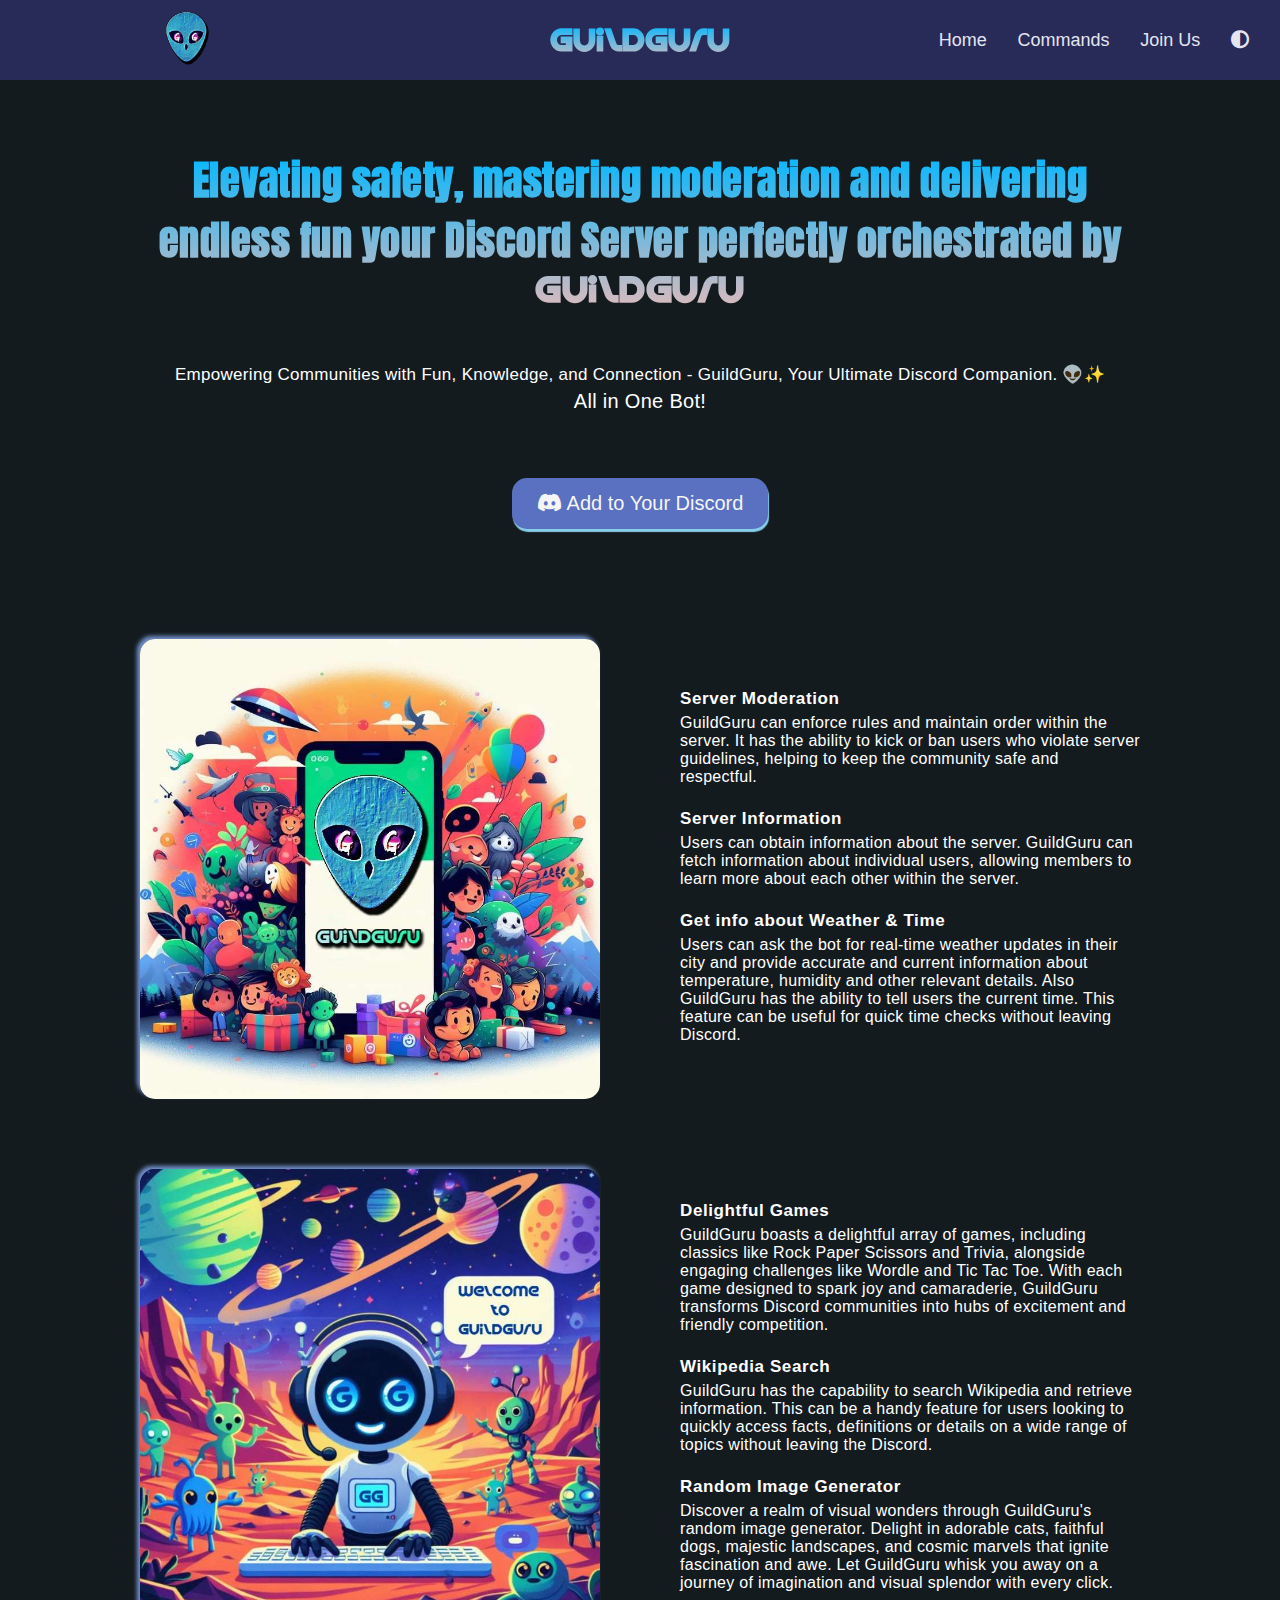
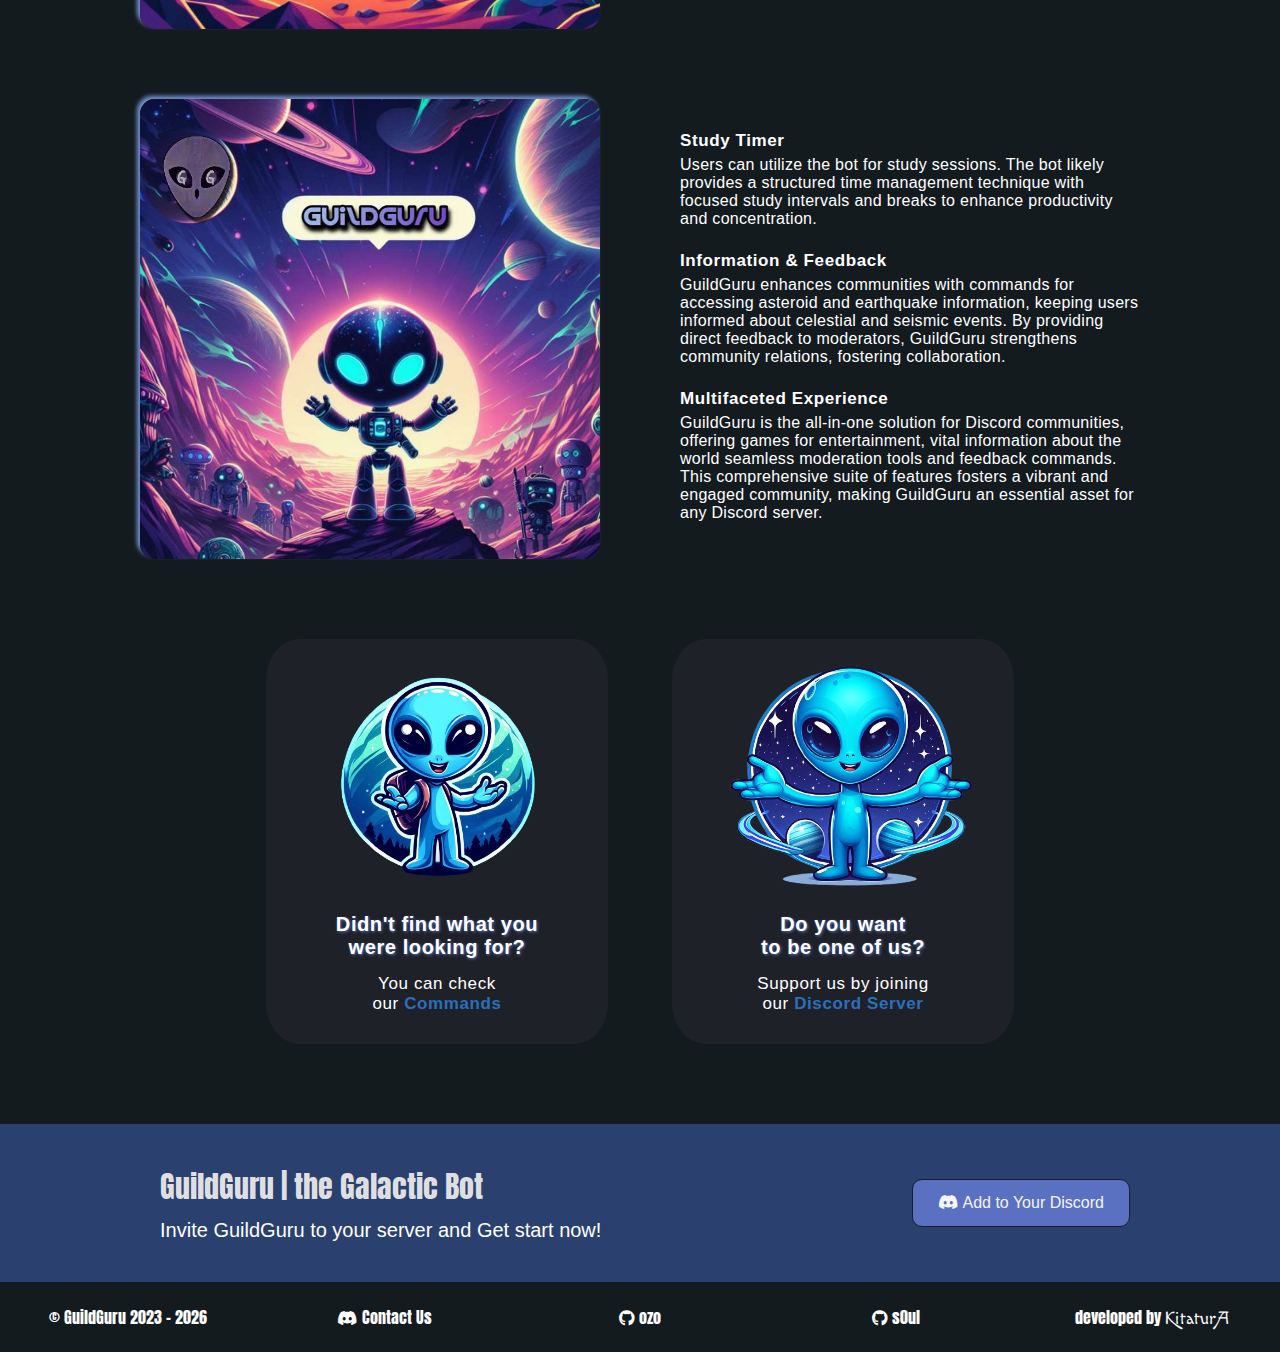
<file: index.html>
<!DOCTYPE html>
<html lang="en">
  <head>
    <meta charset="UTF-8" />
    <meta name="viewport" content="width=device-width, initial-scale=1.0" />
    <link rel="stylesheet" href="style.css" />
    <link
      rel="icon"
      type="image/png"
      sizes="32x32"
      href="./images/gg-favicon.png"
    />
    <link
      href="https://cdnjs.cloudflare.com/ajax/libs/font-awesome/6.5.1/css/all.min.css"
      rel="stylesheet"
    />
    <title>GuildGuru - A Discord Bot designed for you</title>
    <script>
      function openDiscordInvite() {
        window.open(
          "https://discord.com/api/oauth2/authorize?client_id=1179301065800306749&permissions=8&scope=applications.commands+bot",
          "_blank"
        );
      }
    </script>
  </head>
  <body>
    <!-- HEADER -->
    <header>
      <div id="logo-container">
        <a id="logo-a" href="./index.html"
          ><img id="logo" src="./images/gg192x192.png" alt="GuildGuru"
        /></a>
      </div>
      <h1 id="text-logo">
        <a id="text-logo-a" href="./index.html">GuildGuru</a>
      </h1>
      <nav id="navbar">
        <ul class="nav-menu">
          <li><a class="button-a nav-link" href="./index.html">Home</a></li>
          <li>
            <a class="button-a nav-link" href="./commands.html">Commands</a>
          </li>
          <li>
            <a
              class="button-a nav-link"
              href="https://discord.gg/Yta6UBWYZb"
              target="_blank"
              >Join Us</a
            >
          </li>
          <li>
            <i class="fa-solid fa-circle-half-stroke icon nav-link"></i>
          </li>
        </ul>
        <div class="hamburger">
          <span class="bar"></span>
          <span class="bar"></span>
          <span class="bar"></span>
        </div>
      </nav>
    </header>
    <!-- MAIN -->
    <main>
      <section id="slogan-section">
        <h1 id="slogan">
          Elevating safety, mastering moderation and delivering endless fun your
          <span id="discord-color">Discord Server</span> perfectly orchestrated
          by <span id="logo-font">GuildGuru</span>
        </h1>
        <section id="slogan-p-section">
          <p id="slogan-p">
            Empowering Communities with Fun, Knowledge, and Connection -
            GuildGuru, Your Ultimate Discord Companion. 👽✨
            <span id="slogan-span">All in One Bot!</span>
          </p>
        </section>
        <section id="link-section">
          <a
            id="add-discord"
            href="https://discord.com/api/oauth2/authorize?client_id=1179301065800306749&permissions=8&scope=applications.commands+bot"
            target="_blank"
            ><i class="fa-brands fa-discord"></i>Add to Your Discord</a
          >
        </section>
      </section>
      <section class="introduction-section">
        <img
          class="introduction-img"
          src="./images/phonegg01.jpg"
          alt="GuildGuru introduction"
        />

        <p class="introduction-p">
          <strong>Server Moderation</strong> GuildGuru can enforce rules and
          maintain order within the server. It has the ability to kick or ban
          users who violate server guidelines, helping to keep the community
          safe and respectful.<br /><br />
          <strong>Server Information</strong>
          Users can obtain information about the server. GuildGuru can fetch
          information about individual users, allowing members to learn more
          about each other within the server.<br /><br />
          <strong>Get info about Weather & Time</strong>
          Users can ask the bot for real-time weather updates in their city and
          provide accurate and current information about temperature, humidity
          and other relevant details. Also GuildGuru has the ability to tell
          users the current time. This feature can be useful for quick time
          checks without leaving Discord.
        </p>
      </section>

      <section class="introduction-section">
        <img
          class="introduction-img"
          src="./images/welcomegg02.jpg"
          alt="GuildGuru introduction"
        />

        <p class="introduction-p">
          <strong>Delightful Games</strong>GuildGuru boasts a delightful array
          of games, including classics like Rock Paper Scissors and Trivia,
          alongside engaging challenges like Wordle and Tic Tac Toe. With each
          game designed to spark joy and camaraderie, GuildGuru transforms
          Discord communities into hubs of excitement and friendly competition.
          <br /><br />
          <strong>Wikipedia Search</strong>
          GuildGuru has the capability to search Wikipedia and retrieve
          information. This can be a handy feature for users looking to quickly
          access facts, definitions or details on a wide range of topics without
          leaving the Discord.<br /><br />
          <strong>Random Image Generator</strong>
          Discover a realm of visual wonders through GuildGuru's random image
          generator. Delight in adorable cats, faithful dogs, majestic
          landscapes, and cosmic marvels that ignite fascination and awe. Let
          GuildGuru whisk you away on a journey of imagination and visual
          splendor with every click.
        </p>
      </section>

      <section class="introduction-section">
        <img
          class="introduction-img"
          src="./images/welcomegg03.jpg"
          alt="GuildGuru introduction"
        />

        <p class="introduction-p">
          <strong>Study Timer</strong> Users can utilize the bot for study
          sessions. The bot likely provides a structured time management
          technique with focused study intervals and breaks to enhance
          productivity and concentration.<br /><br />
          <strong>Information & Feedback</strong>
          GuildGuru enhances communities with commands for accessing asteroid
          and earthquake information, keeping users informed about celestial and
          seismic events. By providing direct feedback to moderators, GuildGuru
          strengthens community relations, fostering collaboration.
          <br /><br />
          <strong>Multifaceted Experience</strong>
          GuildGuru is the all-in-one solution for Discord communities, offering
          games for entertainment, vital information about the world seamless
          moderation tools and feedback commands. This comprehensive suite of
          features fosters a vibrant and engaged community, making GuildGuru an
          essential asset for any Discord server.
        </p>
      </section>
      <div class="grid-container">
        <section class="check-commands-section" id="cc1">
          <img
            src="./images/no-bg-alien-2.png"
            alt="cartoon-aliens"
            class="cc-image"
          />
          <p class="cc-text">
            <span class="cc-title"
              >Didn't find what you <br />
              were looking for?</span
            >
            You can check <br />
            our
            <a href="./commands.html" class="cc-a" target="_blank">Commands</a>
          </p>
        </section>

        <section class="check-commands-section" id="cc2">
          <img
            src="./images/no-bg-alien.png"
            alt="cartoon-aliens"
            class="cc-image"
          />
          <p class="cc-text">
            <span class="cc-title"
              >Do you want <br />
              to be one of us?</span
            >
            Support us by joining <br />
            our
            <a href="https://discord.gg/Yta6UBWYZb" class="cc-a" target="_blank"
              >Discord Server</a
            >
          </p>
        </section>
      </div>
    </main>

    <!-- ADD YOUR SERVER SECTION -->

    <div id="add-server-section">
      <div>
        <p id="invite-us">GuildGuru | the Galactic Bot</p>
        <p id="alt-invite-us">
          Invite GuildGuru to your server and Get start now!
        </p>
      </div>
      <div>
        <a
          id="add-discord-bottom"
          href="https://discord.com/api/oauth2/authorize?client_id=1179301065800306749&permissions=8&scope=applications.commands+bot"
          target="_blank"
          ><i class="fa-brands fa-discord"></i>Add to Your Discord</a
        >
      </div>
    </div>

    <!-- FOOTER -->
    <footer>
      <div id="footer-container">
        <ul>
          <div class="li-container">
            <li class="year-class">&#169; GuildGuru 2023 -&nbsp</li>
          </div>
          <div class="li-container">
            <li>
              <a
                class="button-a"
                href="https://discord.gg/Yta6UBWYZb"
                target="_blank"
                ><i class="fa-brands fa-discord"></i>Contact Us</a
              >
            </li>
          </div>
          <div class="li-container">
            <li>
              <a
                class="button-a"
                href="https://github.com/selimozo"
                target="_blank"
                ><i class="fa-brands fa-github"></i> ozo</a
              >
            </li>
          </div>
          <div class="li-container">
            <li>
              <a
                class="button-a"
                href="https://github.com/SouL321321"
                target="_blank"
                ><i class="fa-brands fa-github"></i> s0ul</a
              >
            </li>
          </div>
          <div class="li-container">
            <li>developed by <span id="kitatura-span">KitaturA</span></li>
          </div>
        </ul>
      </div>
    </footer>
    <script src="./darkLightMode.js"></script>
  </body>
</html>
</file>
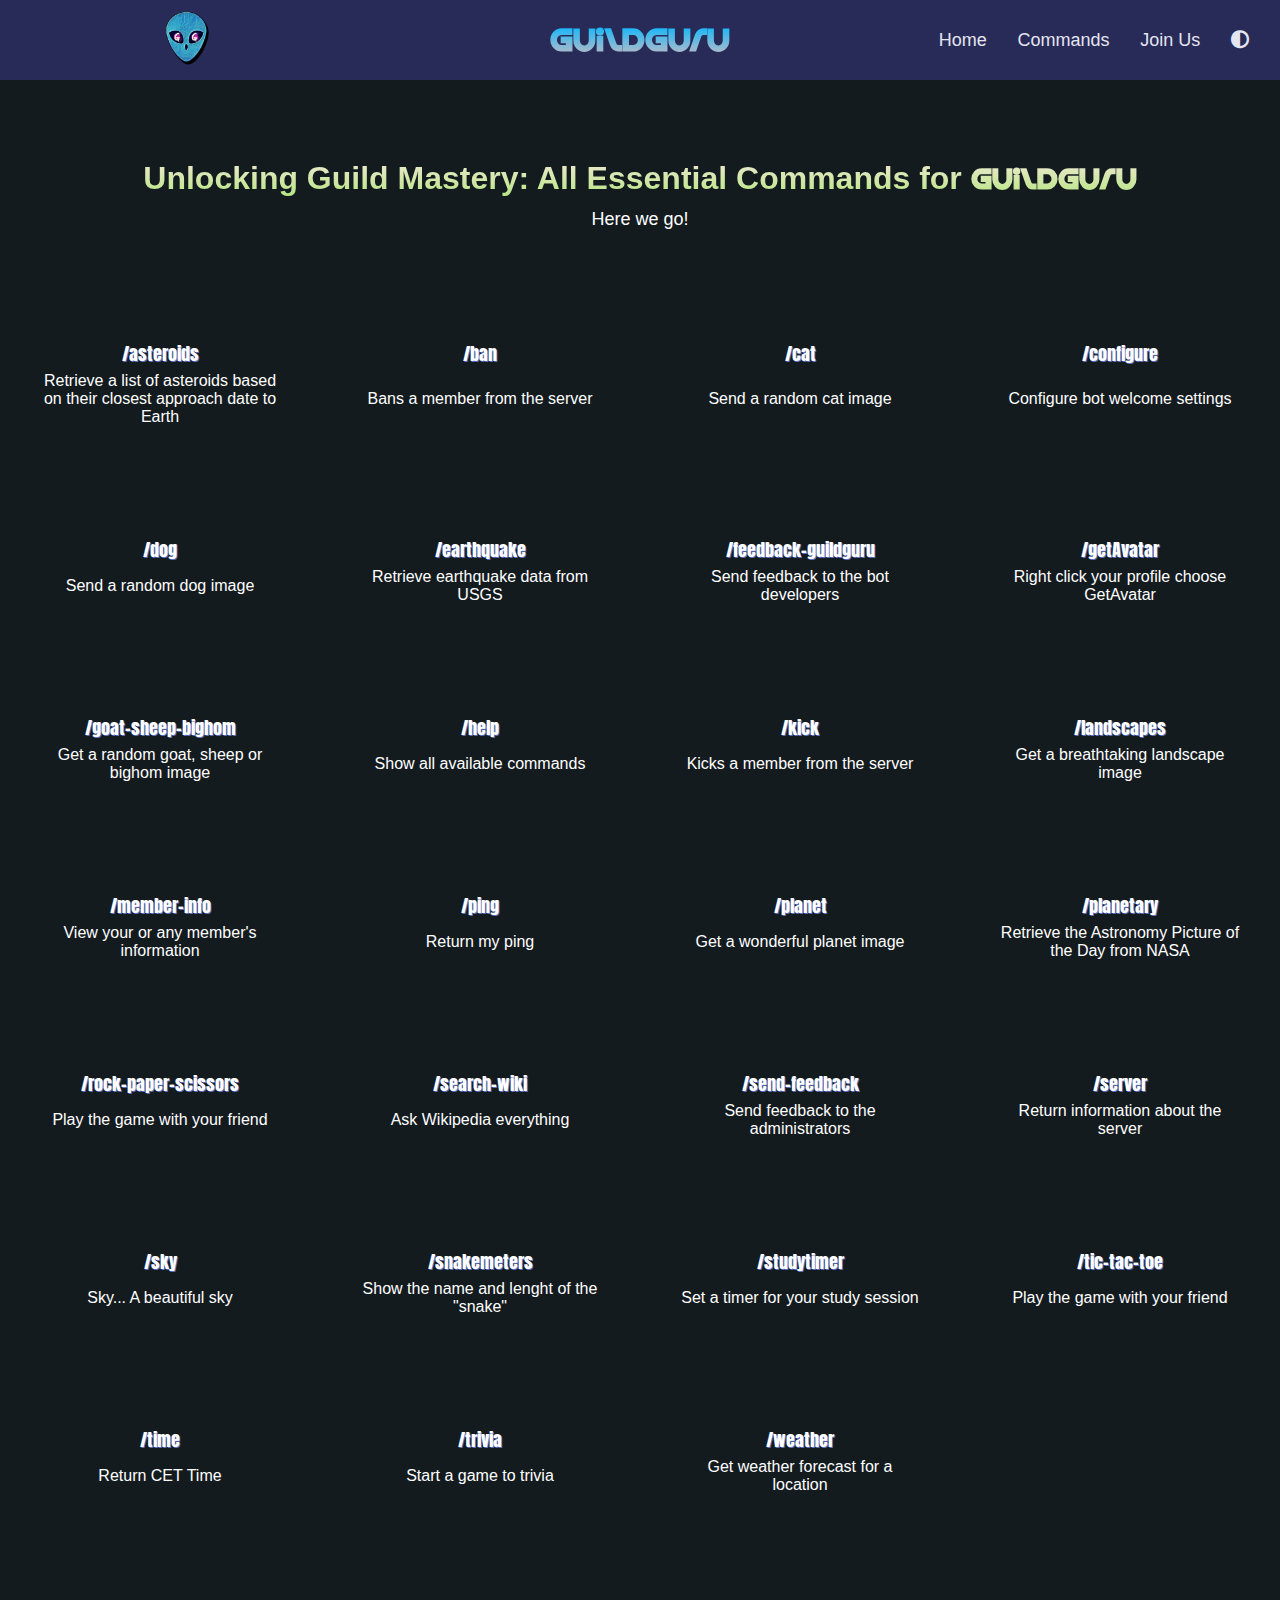
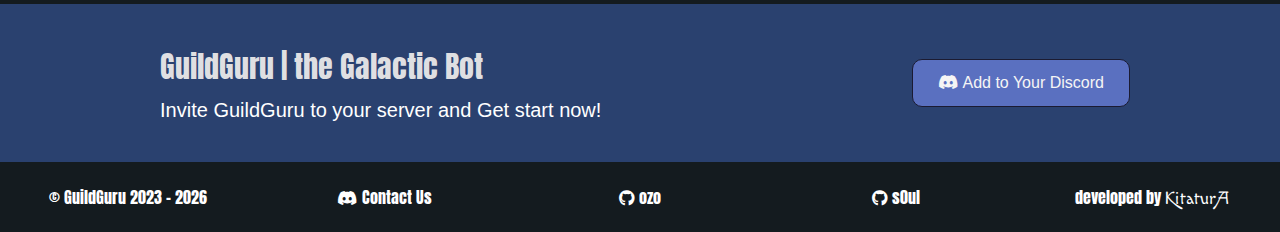
<file: commands.html>
<!DOCTYPE html>
<html lang="en">
  <head>
    <meta charset="UTF-8" />
    <meta name="viewport" content="width=device-width, initial-scale=1.0" />
    <link
      rel="icon"
      type="image/png"
      sizes="32x32"
      href="./images/gg-favicon.png"
    />
    <link rel="stylesheet" href="./commands.css" />
    <link
      href="https://cdnjs.cloudflare.com/ajax/libs/font-awesome/6.5.1/css/all.min.css"
      rel="stylesheet"
    />
    <title>Commands - GuildGuru</title>
  </head>
  <body>
    <!-- HEADER -->
    <header>
      <div id="logo-container">
        <a id="logo-a" href="./index.html"
          ><img id="logo" src="./images/gg192x192.png" alt="GuildGuru"
        /></a>
      </div>
      <h1 id="text-logo">
        <a id="text-logo-a" href="./index.html">GuildGuru</a>
      </h1>
      <nav id="navbar">
        <ul class="nav-menu">
          <li><a class="button-a nav-link" href="./index.html">Home</a></li>
          <li>
            <a class="button-a nav-link" href="./commands.html">Commands</a>
          </li>
          <li>
            <a
              class="button-a nav-link"
              href="https://discord.gg/Yta6UBWYZb"
              target="_blank"
              >Join Us</a
            >
          </li>
          <li>
            <i class="fa-solid fa-circle-half-stroke icon nav-link"></i>
          </li>
        </ul>
        <div class="hamburger">
          <span class="bar"></span>
          <span class="bar"></span>
          <span class="bar"></span>
        </div>
      </nav>
    </header>
    <!-- MAIN -->
    <main>
      <h1 id="title-text">
        Unlocking Guild Mastery: All Essential Commands for
        <span id="text-guildguru">GuildGuru</span>
      </h1>
      <p id="title-p">Here we go!</p>
      <section id="command-description-section">
        <div class="command-description">
          <p class="command">/asteroids</p>
          <p class="description">
            Retrieve a list of asteroids based on their closest approach date to
            Earth
          </p>
        </div>

        <div class="command-description">
          <p class="command">/ban</p>
          <p class="description">Bans a member from the server</p>
        </div>

        <div class="command-description">
          <p class="command">/cat</p>
          <p class="description">Send a random cat image</p>
        </div>

        <div class="command-description">
          <p class="command">/configure</p>
          <p class="description">Configure bot welcome settings</p>
        </div>

        <div class="command-description">
          <p class="command">/dog</p>
          <p class="description">Send a random dog image</p>
        </div>

        <div class="command-description">
          <p class="command">/earthquake</p>
          <p class="description">Retrieve earthquake data from USGS</p>
        </div>

        <div class="command-description">
          <p class="command">/feedback-guildguru</p>
          <p class="description">Send feedback to the bot developers</p>
        </div>

        <div class="command-description">
          <p class="command">/getAvatar</p>
          <p class="description">Right click your profile choose GetAvatar</p>
        </div>

        <div class="command-description">
          <p class="command">/goat-sheep-bighom</p>
          <p class="description">Get a random goat, sheep or bighom image</p>
        </div>

        <div class="command-description">
          <p class="command">/help</p>
          <p class="description">Show all available commands</p>
        </div>

        <div class="command-description">
          <p class="command">/kick</p>
          <p class="description">Kicks a member from the server</p>
        </div>

        <div class="command-description">
          <p class="command">/landscapes</p>
          <p class="description">Get a breathtaking landscape image</p>
        </div>

        <div class="command-description">
          <p class="command">/member-info</p>
          <p class="description">View your or any member's information</p>
        </div>

        <div class="command-description">
          <p class="command">/ping</p>
          <p class="description">Return my ping</p>
        </div>

        <div class="command-description">
          <p class="command">/planet</p>
          <p class="description">Get a wonderful planet image</p>
        </div>

        <div class="command-description">
          <p class="command">/planetary</p>
          <p class="description">
            Retrieve the Astronomy Picture of the Day from NASA
          </p>
        </div>

        <div class="command-description">
          <p class="command">/rock-paper-scissors</p>
          <p class="description">Play the game with your friend</p>
        </div>

        <div class="command-description">
          <p class="command">/search-wiki</p>
          <p class="description">Ask Wikipedia everything</p>
        </div>

        <div class="command-description">
          <p class="command">/send-feedback</p>
          <p class="description">Send feedback to the administrators</p>
        </div>

        <div class="command-description">
          <p class="command">/server</p>
          <p class="description">Return information about the server</p>
        </div>

        <div class="command-description">
          <p class="command">/sky</p>
          <p class="description">Sky... A beautiful sky</p>
        </div>

        <div class="command-description">
          <p class="command">/snakemeters</p>
          <p class="description">Show the name and lenght of the "snake"</p>
        </div>

        <div class="command-description">
          <p class="command">/studytimer</p>
          <p class="description">Set a timer for your study session</p>
        </div>

        <div class="command-description">
          <p class="command">/tic-tac-toe</p>
          <p class="description">Play the game with your friend</p>
        </div>

        <div class="command-description">
          <p class="command">/time</p>
          <p class="description">Return CET Time</p>
        </div>

        <div class="command-description">
          <p class="command">/trivia</p>
          <p class="description">Start a game to trivia</p>
        </div>

        <div class="command-description">
          <p class="command">/weather</p>
          <p class="description">Get weather forecast for a location</p>
        </div>
      </section>
    </main>

    <!-- ADD YOUR SERVER SECTION -->
    <div id="add-server-section">
      <div>
        <p id="invite-us">GuildGuru | the Galactic Bot</p>
        <p id="alt-invite-us">
          Invite GuildGuru to your server and Get start now!
        </p>
      </div>
      <div>
        <a
          id="add-discord-bottom"
          href="https://discord.com/api/oauth2/authorize?client_id=1179301065800306749&permissions=8&scope=applications.commands+bot"
          target="_blank"
          ><i class="fa-brands fa-discord"></i>Add to Your Discord</a
        >
      </div>
    </div>

    <!-- FOOTER -->
    <footer>
      <div id="footer-container">
        <ul>
          <div class="li-container">
            <li class="year-class">&#169; GuildGuru 2023 -&nbsp</li>
          </div>
          <div class="li-container">
            <li>
              <a
                class="button-a"
                href="https://discord.gg/Yta6UBWYZb"
                target="_blank"
                ><i class="fa-brands fa-discord"></i>Contact Us</a
              >
            </li>
          </div>
          <div class="li-container">
            <li>
              <a
                class="button-a"
                href="https://github.com/selimozo"
                target="_blank"
                ><i class="fa-brands fa-github"></i> ozo</a
              >
            </li>
          </div>
          <div class="li-container">
            <li>
              <a
                class="button-a"
                href="https://github.com/SouL321321"
                target="_blank"
                ><i class="fa-brands fa-github"></i> s0ul</a
              >
            </li>
          </div>
          <div class="li-container">
            <li>developed by <span id="kitatura-span">KitaturA</span></li>
          </div>
        </ul>
      </div>
    </footer>
    <script src="./darkLightMode.js"></script>
  </body>
</html>
</file>
<file: style.css>
@import url("https://fonts.googleapis.com/css2?family=Anton&display=swap");
@import url("https://fonts.googleapis.com/css2?family=Macondo+Swash+Caps&display=swap");
@font-face {
  font-family: spincycle;
  src: url(./fonts/spincycle.otf);
}
@font-face {
  font-family: spincycle3d;
  src: url(./fonts/spincycle3d.otf);
}

:root {
  --c-text: white;
  --c-background: hsl(200 20% 10%);
  --titletext1: 0, 183, 255;
  --titletext2: 226, 187, 187;
  --cc-bg: rgb(31, 33, 41);
}

* {
  margin: 0;
  padding: 0;
  box-sizing: border-box;
}

.mode {
  --c-text: black;
  --c-background: #b5c0d0;
  --titletext1: 37, 93, 108;
  --titletext2: 30, 85, 184;
  --cc-bg: rgb(166, 176, 191);
}

body {
  background-color: var(--c-background);
}

header {
  width: 100%;
  height: 80px;
  background-color: hsl(236, 37%, 25%);
  display: flex;
  justify-content: space-between;
  align-items: center;
  position: fixed;
  top: 0;
  font-family: "Franklin Gothic Medium", "Arial Narrow", Arial, sans-serif;
  font-size: 18px;
}

#logo-container {
  width: 800px;
  height: 100px;
  display: flex;
  align-items: center;
  justify-content: center;
}
#logo {
  width: 55px;
}

#text-logo {
  display: block;
  width: 90%;
  font-size: 35px;
  text-align: center;
  font-family: spincycle;
  background: -webkit-linear-gradient(rgb(0, 183, 255), rgb(226, 187, 187));
  -webkit-background-clip: text;
  -webkit-text-fill-color: transparent;
  margin-top: 5px;
}

#text-logo:hover {
  cursor: pointer;
}

/* NAVBAR */

nav {
  width: 800px;
}

nav > ul {
  display: flex;
  justify-content: space-evenly;
  flex-wrap: wrap;
  align-items: center;
  padding-inline-start: 0;
  margin-block: 0;
  height: 100%;
}

nav > ul > li {
  color: #e4e5f1;
  display: block;
}

nav > ul > li:hover {
  /* background-color: #dfdfe2; */
  color: #fff;
  cursor: pointer;
}

li > a {
  color: inherit;
  text-decoration: none;
}

.hamburger {
  display: none;
  cursor: pointer;
}

.bar {
  display: block;
  width: 25px;
  height: 3px;
  margin: 5px auto;
  transition: all 0.3s ease-in-out;
  background-color: aqua;
}
main {
  padding-top: 150px;
}

/* SECTIONS */

section {
  width: 100%;
  margin: 0 auto 10px auto;
  max-width: 1000px;
}

#slogan {
  display: block;
  width: 100%;
  font-size: 40px;
  text-align: center;
  font-family: anton;
  background: -webkit-linear-gradient(
    rgb(var(--titletext1)),
    rgb(var(--titletext2))
  );
  -webkit-background-clip: text;
  -webkit-text-fill-color: transparent;
  letter-spacing: 0.5px;
}

#logo-font {
  font-family: spincycle;
  display: flex;
  justify-content: center;
}

#slogan-p {
  font-family: "Segoe UI", Tahoma, Geneva, Verdana, sans-serif;
  padding-top: 50px;
  font-size: 17px;
  text-align: center;
  color: var(--c-text);
  letter-spacing: 0.3px;
}

#slogan-span {
  display: flex;
  justify-content: center;
  font-size: 20px;
  padding-top: 5px;
  padding-bottom: 15px;
}

#add-discord:link,
#add-discord:visited {
  background-color: #5a70c0;
  color: whitesmoke;
  padding: 14px 25px;
  text-align: center;
  text-decoration: none;
  display: inline-block;
  font-family: "Segoe UI", Tahoma, Geneva, Verdana, sans-serif;
  border-radius: 15px;
  box-shadow: 1px 3px 1px skyblue;
  transition: all 0.3s ease-out;
  font-size: 20px;
}

#add-discord:hover,
#add-discord:active {
  background-color: #7493d0;
  scale: 1.03;
}

#link-section {
  display: flex;
  justify-content: center;
  padding: 40px;
}

.fa-discord {
  padding-right: 5px;
}

.introduction-section {
  padding-top: 60px;
  width: 100%;
  display: grid;
  grid-template-columns: repeat(2, 1fr);
  gap: 5em;
}

.introduction-img {
  width: 100%;
  border-radius: 15px;
  box-shadow: -3px -3px 4px #7493d0;
  margin: auto;
}

.introduction-img:hover {
  box-shadow: -3px -3px 8px #7493d0;
  transition: all 0.1s ease-out;
}

.introduction-p {
  font-family: "Segoe UI", Tahoma, Geneva, Verdana, sans-serif;
  color: var(--c-text);
  margin: auto;
  padding-bottom: 10px;
  word-wrap: break-word;
  width: 100%;
  letter-spacing: 0.3px;
}

.check-commands-section {
  display: grid;
  grid-template-columns: repeat(1, 1fr);
  border-radius: 10%;
  padding: 0 0 30px;
}

#cc1 {
  background-color: var(--cc-bg);
  color: var(--c-text);
}
#cc2 {
  background-color: var(--cc-bg);
  color: var(--c-text);
}
.cc-image {
  width: 80%;
  margin: auto;
}

.cc-text {
  padding: 0 50px;
  letter-spacing: 0.6px;
  font-family: "Segoe UI", Tahoma, Geneva, Verdana, sans-serif;
  text-align: center;
  font-size: 17px;
  /* width: 100%; */
  margin: auto;
}

.cc-title {
  text-shadow: 1px 1px 3px #5a70c0;
  font-weight: bold;
  display: block;
  text-align: center;
  font-family: Tahoma, sans-serif;
  padding-bottom: 15px;
  font-size: 20px;
  letter-spacing: 0.6px;
  width: 100%;
  margin: auto;
}

.cc-a {
  color: #2a6fbd;
  transition: all 0.2s ease-out;
  font-weight: bold;
  text-decoration: none;
}
.cc-a:hover {
  color: #7493d0;
}

.grid-container {
  display: grid;
  grid-template-columns: repeat(2, 1fr);
  width: 50%;
  margin-left: auto;
  margin-right: auto;
  gap: 4em;
  padding: 70px 10px 10px;
}
strong {
  display: flex;
  padding: 5px 0;
  font-family: Tahoma, sans-serif;
  font-size: 17px;
  letter-spacing: 0.6px;
}
#add-server-section {
  background-color: hsl(220 45% 30%);
  display: flex;
  justify-content: space-around;
  align-items: center;
  padding: 30px 0;
  margin-top: 60px;
}

#add-discord-bottom:link,
#add-discord-bottom:visited {
  background-color: #5a70c0;
  color: whitesmoke;
  padding: 14px 25px;
  text-align: center;
  text-decoration: none;
  display: inline-block;
  font-family: "Segoe UI", Tahoma, Geneva, Verdana, sans-serif;
  border-radius: 10px;
  border: 1px solid #1b1b32;
  transition: all 0.3s ease-out;
}

#add-discord-bottom:hover,
#add-discord-bottom:active {
  background-color: #7493d0;
}

#invite-us {
  font-size: 30px;
  padding: 10px;
  color: #dfdfe2;
  font-family: Anton;
}

#alt-invite-us {
  padding: 0 10px 10px 10px;
  font-size: 20px;
  color: white;
  font-family: "Segoe UI", Tahoma, Geneva, Verdana, sans-serif;
}

footer {
  width: 100%;
  height: 70px;
  display: flex;
  color: var(--c-text);
  align-items: center;
  justify-content: space-between;
}

footer ul {
  list-style: none;
  padding-inline-start: 0;
  margin-block: 0;
  height: 100%;
  display: flex;
  text-align: center;
}

footer ul li {
  font-family: Anton;
  /* color: #dfdfe2; */
}

#footer-container {
  width: 100%;
}

.li-container {
  width: 100%;
  display: flex;
  justify-content: center;
  align-items: center;
}

.button-a,
.icon {
  transition: all 0.1s ease-out;
}
.button-a:hover,
.icon:hover {
  color: #3994ff;
  cursor: pointer;
}

#kitatura-span {
  font-family: "Macondo Swash Caps";
  letter-spacing: 0.2px;
  font-size: 18px;
}

/* MEDIA QUERIES */

@media (min-width: 1141px) and (max-width: 1350px) {
  .grid-container {
    width: 60%;
  }
}
@media (min-width: 1041px) and (max-width: 1140px) {
  .grid-container {
    width: 70%;
  }
}

@media screen and (max-width: 1040px) {
  .hamburger {
    display: block;
  }

  .hamburger.active .bar:nth-child(2) {
    opacity: 0;
  }

  .hamburger.active .bar:nth-child(1) {
    transform: translateY(8px) rotate(45deg);
  }

  .hamburger.active .bar:nth-child(3) {
    transform: translateY(-8px) rotate(-45deg);
  }

  .nav-menu {
    position: fixed;
    left: -100%;
    top: 8%;
    z-index: -1;
    background-color: #282b57;
    width: 50%;
    text-align: center;
    transition: 0.3s;
    padding-bottom: 80px;
    display: flex;
    justify-content: flex-start;
    align-items: center;
    padding-top: 80px;
    gap: 25px;
  }

  .nav-menu.active {
    left: 0;
  }
  nav > ul {
    flex-direction: column;
  }

  header {
    height: 100px;
  }

  #add-server-section {
    padding: 40px;
    font-size: 24px;
  }

  #invite-us {
    font-size: 25px;
  }

  #alt-invite-us {
    display: none;
  }

  section {
    width: 100%;
  }

  .introduction-section {
    display: grid;
    grid-template-columns: repeat(1, 1fr);
  }
  .introduction-p {
    margin: auto;
    padding: 0 100px;
    font-size: 20px;
  }

  .introduction-img {
    width: 80%;
  }

  .grid-container {
    width: 90%;
  }

  .cc-image {
    width: 80%;
    /* height: 100%; */
  }

  strong {
    font-size: 25px;
    padding-bottom: 15px;
  }

  #slogan {
    font-size: 45px;
    padding: 0 20px;
  }

  #slogan-p {
    padding: 40px 40px 0;
    font-size: 24px;
  }

  #add-discord:link,
  #add-discord:visited {
    font-size: 26px;
  }

  footer {
    padding: 50px 40px;
    font-size: 18px;
  }
}

@media screen and (max-width: 550px) {
  .nav-menu {
    gap: 15px;
    font-size: 20px;
  }
  header {
    height: 110px;
  }

  #logo {
    width: 60px;
  }

  #slogan {
    font-size: 30px;
    padding: 0 20px;
  }

  #slogan-p {
    padding: 40px 40px 0;
    font-size: 16px;
  }

  #add-discord:link,
  #add-discord:visited {
    font-size: 20px;
  }

  #text-logo {
    font-size: 33px;
  }

  #invite-us {
    font-size: 20px;
  }
  .introduction-section {
    display: grid;
    grid-template-columns: repeat(1, 1fr);
  }
  .introduction-p {
    padding: 0 45px;
    margin: auto;
    font-size: 16px;
  }
  footer {
    height: auto;
  }
  footer ul {
    flex-direction: column;
  }
  footer ul li {
    padding-top: 10px;
  }
  strong {
    padding-top: 5px;
    font-size: 20px;
  }
  #add-discord-bottom {
    font-size: 16px;
  }

  .grid-container {
    grid-template-columns: repeat(1, 1fr);
  }
}

@media screen and (max-width: 400px) {
  #text-logo {
    display: none;
  }
  #invite-us {
    font-size: 20px;
  }
}
</file>
<file: commands.css>
@import url("https://fonts.googleapis.com/css2?family=Anton&display=swap");
@import url("https://fonts.googleapis.com/css2?family=Macondo+Swash+Caps&display=swap");
@font-face {
  font-family: spincycle;
  src: url(./fonts/spincycle.otf);
}
@font-face {
  font-family: spincycle3d;
  src: url(./fonts/spincycle3d.otf);
}

:root {
  --c-text: white;
  --c-background: hsl(200 20% 10%);
  --titletext1: 255, 233, 233;
  --titletext2: 164, 229, 103;
}

* {
  margin: 0;
  padding: 0;
  box-sizing: border-box;
}

.mode {
  --c-text: black;
  --c-background: #b5c0d0;
  --titletext1: 37, 93, 108;
  --titletext2: 30, 85, 184;
}

body {
  background-color: var(--c-background);
}

header {
  width: 100%;
  height: 80px;
  background-color: hsl(236, 37%, 25%);
  display: flex;
  justify-content: space-between;
  align-items: center;
  position: fixed;
  top: 0;
  font-family: "Franklin Gothic Medium", "Arial Narrow", Arial, sans-serif;
  font-size: 18px;
}

#logo-container {
  width: 800px;
  height: 100px;
  display: flex;
  align-items: center;
  justify-content: center;
}
#logo {
  width: 55px;
}

#text-logo {
  display: block;
  width: 90%;
  font-size: 35px;
  text-align: center;
  font-family: spincycle;
  background: -webkit-linear-gradient(rgb(0, 183, 255), rgb(226, 187, 187));
  -webkit-background-clip: text;
  -webkit-text-fill-color: transparent;
  margin-top: 5px;
}

#text-logo:hover {
  cursor: pointer;
}

/* NAVBAR */

nav {
  width: 800px;
}

nav > ul {
  display: flex;
  justify-content: space-evenly;
  flex-wrap: wrap;
  align-items: center;
  padding-inline-start: 0;
  margin-block: 0;
  height: 100%;
}

nav > ul > li {
  color: #e4e5f1;
  display: block;
}

nav > ul > li:hover {
  /* background-color: #dfdfe2; */
  color: #fff;
  cursor: pointer;
}

li > a {
  color: inherit;
  text-decoration: none;
}

.hamburger {
  display: none;
  cursor: pointer;
}

.bar {
  display: block;
  width: 25px;
  height: 3px;
  margin: 5px auto;
  transition: all 0.3s ease-in-out;
  background-color: aqua;
}

/* MAIN */

main {
  padding-top: 150px;
  color: white;
}

#title-text {
  text-align: center;
  font-family: "Segoe UI", Tahoma, Geneva, Verdana, sans-serif;
  padding: 10px;
  background: -webkit-linear-gradient(
    rgb(var(--titletext1)),
    rgb(var(--titletext2))
  );
  -webkit-background-clip: text;
  -webkit-text-fill-color: transparent;
}

#text-guildguru {
  font-family: spincycle;
}

#title-p {
  text-align: center;
  font-size: 18px;
  font-family: "Segoe UI", Tahoma, Geneva, Verdana, sans-serif;
  padding-bottom: 50px;
  color: var(--c-text);
}

#container {
  display: flex;
  flex-wrap: wrap;
  justify-content: center;
}

#command-description-section {
  color: var(--c-text);
  display: grid;
  grid-template-columns: repeat(4, 1fr);
}

.command {
  text-align: center;
  padding: 20px 0 5px 0;
  font-size: 18px;
  font-family: Anton;
  text-shadow: 1px 1px #5a70c0;
}

.description {
  text-align: center;
  padding-bottom: 10px;
  font-family: "Segoe UI", Tahoma, Geneva, Verdana, sans-serif;
  font-size: 16px;
}

.command-description {
  padding: 40px;
  display: grid;
  grid-template-columns: repeat(1, 1fr);
}

#add-server-section {
  background-color: hsl(220 45% 30%);
  display: flex;
  justify-content: space-around;
  align-items: center;
  padding: 30px 0;
  margin-top: 60px;
}

#add-discord-bottom:link,
#add-discord-bottom:visited {
  background-color: #5a70c0;
  color: whitesmoke;
  padding: 14px 25px;
  text-align: center;
  text-decoration: none;
  display: inline-block;
  font-family: "Segoe UI", Tahoma, Geneva, Verdana, sans-serif;
  border-radius: 10px;
  border: 1px solid #1b1b32;
  transition: all 0.3s ease-out;
}

#add-discord-bottom:hover,
#add-discord-bottom:active {
  background-color: #7493d0;
}

.fa-discord {
  padding-right: 5px;
}

#invite-us {
  font-size: 30px;
  padding: 10px;
  color: #dfdfe2;
  font-family: Anton;
}

#alt-invite-us {
  padding: 0 10px 10px 10px;
  font-size: 20px;
  color: white;
  font-family: "Segoe UI", Tahoma, Geneva, Verdana, sans-serif;
}

footer {
  width: 100%;
  height: 70px;
  display: flex;
  color: var(--c-text);
  align-items: center;
  justify-content: space-between;
  text-align: center;
}

footer ul {
  list-style: none;
  padding-inline-start: 0;
  margin-block: 0;
  height: 100%;
  display: flex;
}

footer ul li {
  font-family: Anton;
}

#footer-container {
  width: 100%;
}

.li-container {
  width: 100%;
  display: flex;
  justify-content: center;
  align-items: center;
}

#kitatura-span {
  font-family: "Macondo Swash Caps";
  letter-spacing: 0.2px;
  font-size: 18px;
}

.button-a,
.icon {
  transition: all 0.1s ease-out;
}
.button-a:hover,
.icon:hover {
  color: #3994ff;
  cursor: pointer;
}

/* MEDIA QUERIES */
@media screen and (max-width: 1040px) {
  .hamburger {
    display: block;
  }

  .hamburger.active .bar:nth-child(2) {
    opacity: 0;
  }

  .hamburger.active .bar:nth-child(1) {
    transform: translateY(8px) rotate(45deg);
  }

  .hamburger.active .bar:nth-child(3) {
    transform: translateY(-8px) rotate(-45deg);
  }

  .nav-menu {
    position: fixed;
    left: -100%;
    top: 8%;
    z-index: -1;
    background-color: #282b57;
    width: 50%;
    text-align: center;
    transition: 0.3s;
    padding-bottom: 80px;
    display: flex;
    justify-content: flex-start;
    align-items: center;
    padding-top: 80px;
    gap: 25px;
  }

  .nav-menu.active {
    left: 0;
  }
  nav > ul {
    flex-direction: column;
  }
}
@media screen and (max-width: 850px) {
  .nav-menu {
    font-size: 22px;
  }

  header {
    height: 100px;
  }

  #add-server-section {
    padding: 40px;
    font-size: 24px;
  }

  #invite-us {
    font-size: 25px;
  }

  #alt-invite-us {
    display: none;
  }

  footer {
    padding: 50px 40px;
    font-size: 18px;
  }
}

@media screen and (max-width: 550px) {
  .nav-menu {
    gap: 15px;
    font-size: 20px;
  }
  header {
    height: 110px;
  }

  #logo {
    width: 60px;
  }

  #text-logo {
    font-size: 33px;
  }

  #invite-us {
    font-size: 22px;
  }

  footer {
    height: auto;
  }
  footer ul {
    flex-direction: column;
  }

  footer ul li {
    padding-top: 10px;
  }
  #command-description-section {
    display: grid;
    grid-template-columns: repeat(2, 1fr);
  }
  #add-discord-bottom {
    font-size: 16px;
  }
}

@media screen and (max-width: 400px) {
  #text-logo {
    display: none;
  }
  #invite-us {
    font-size: 20px;
  }
}
</file>
